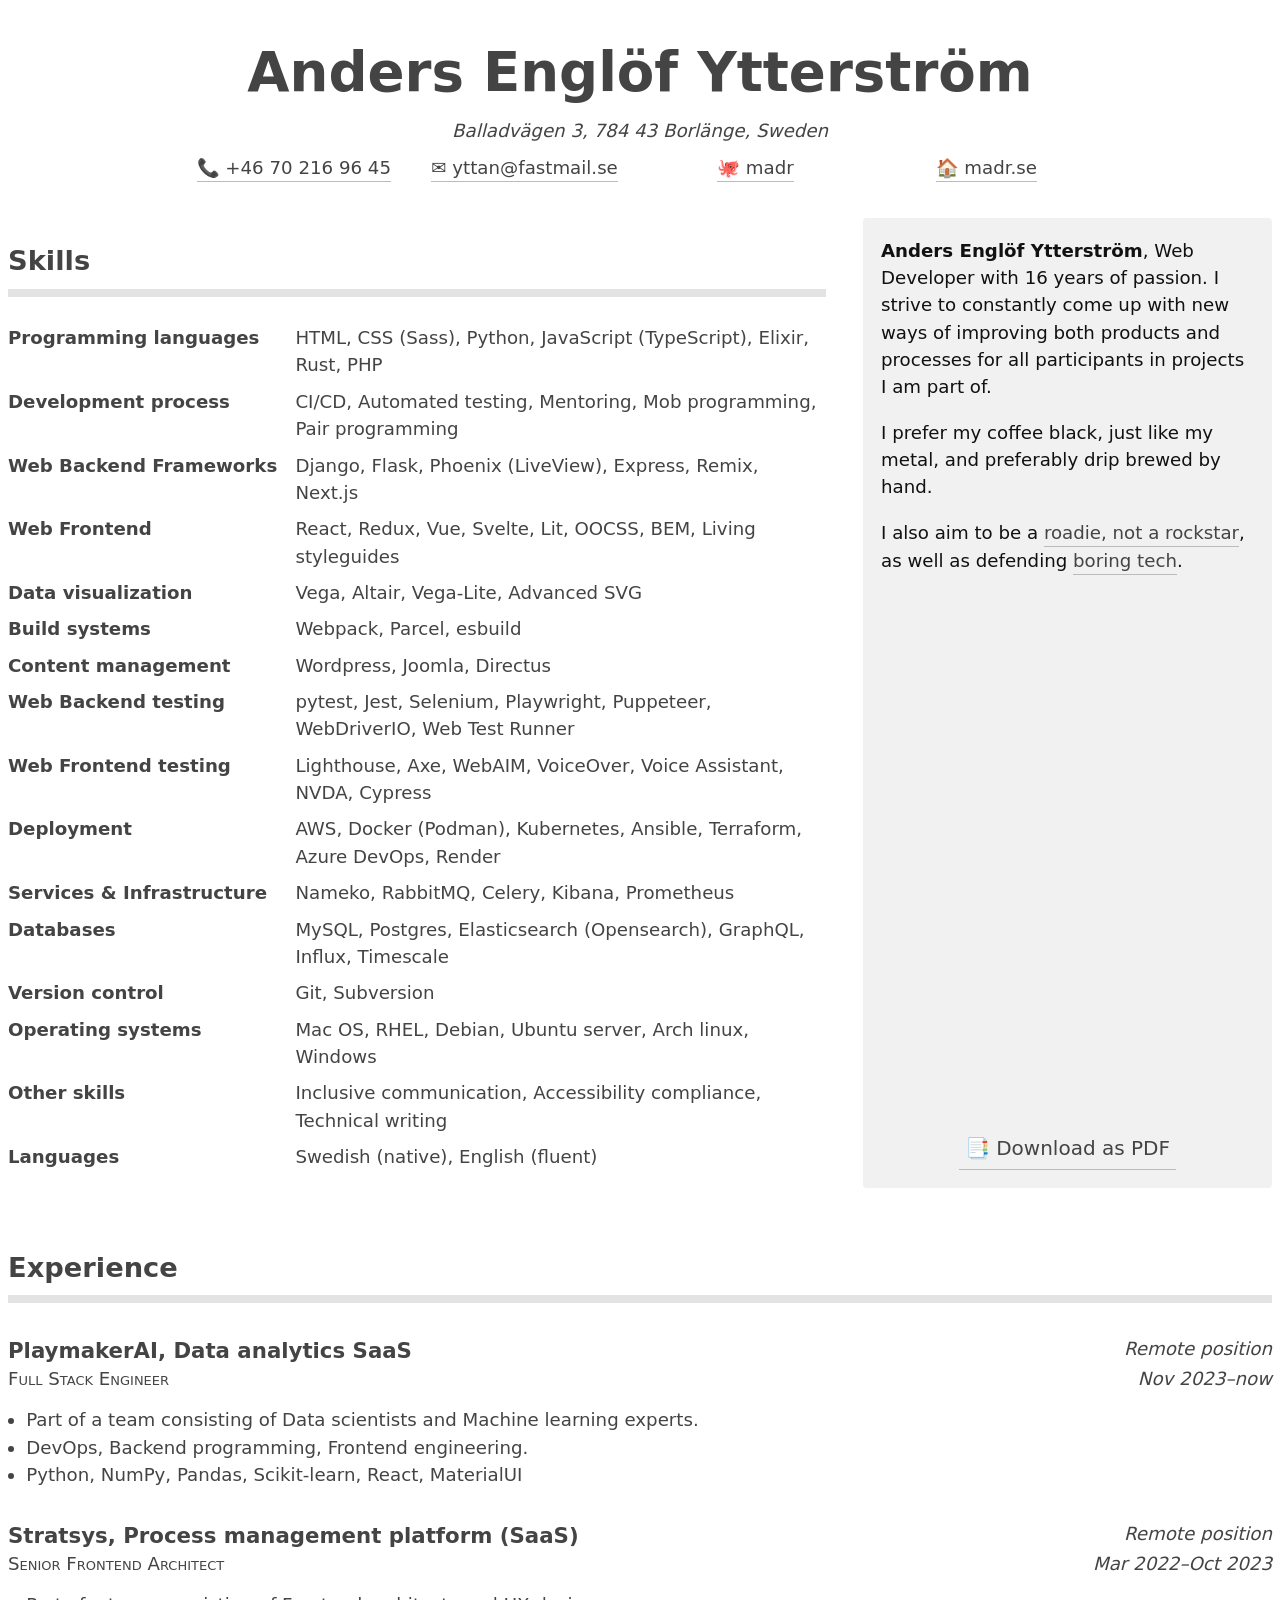
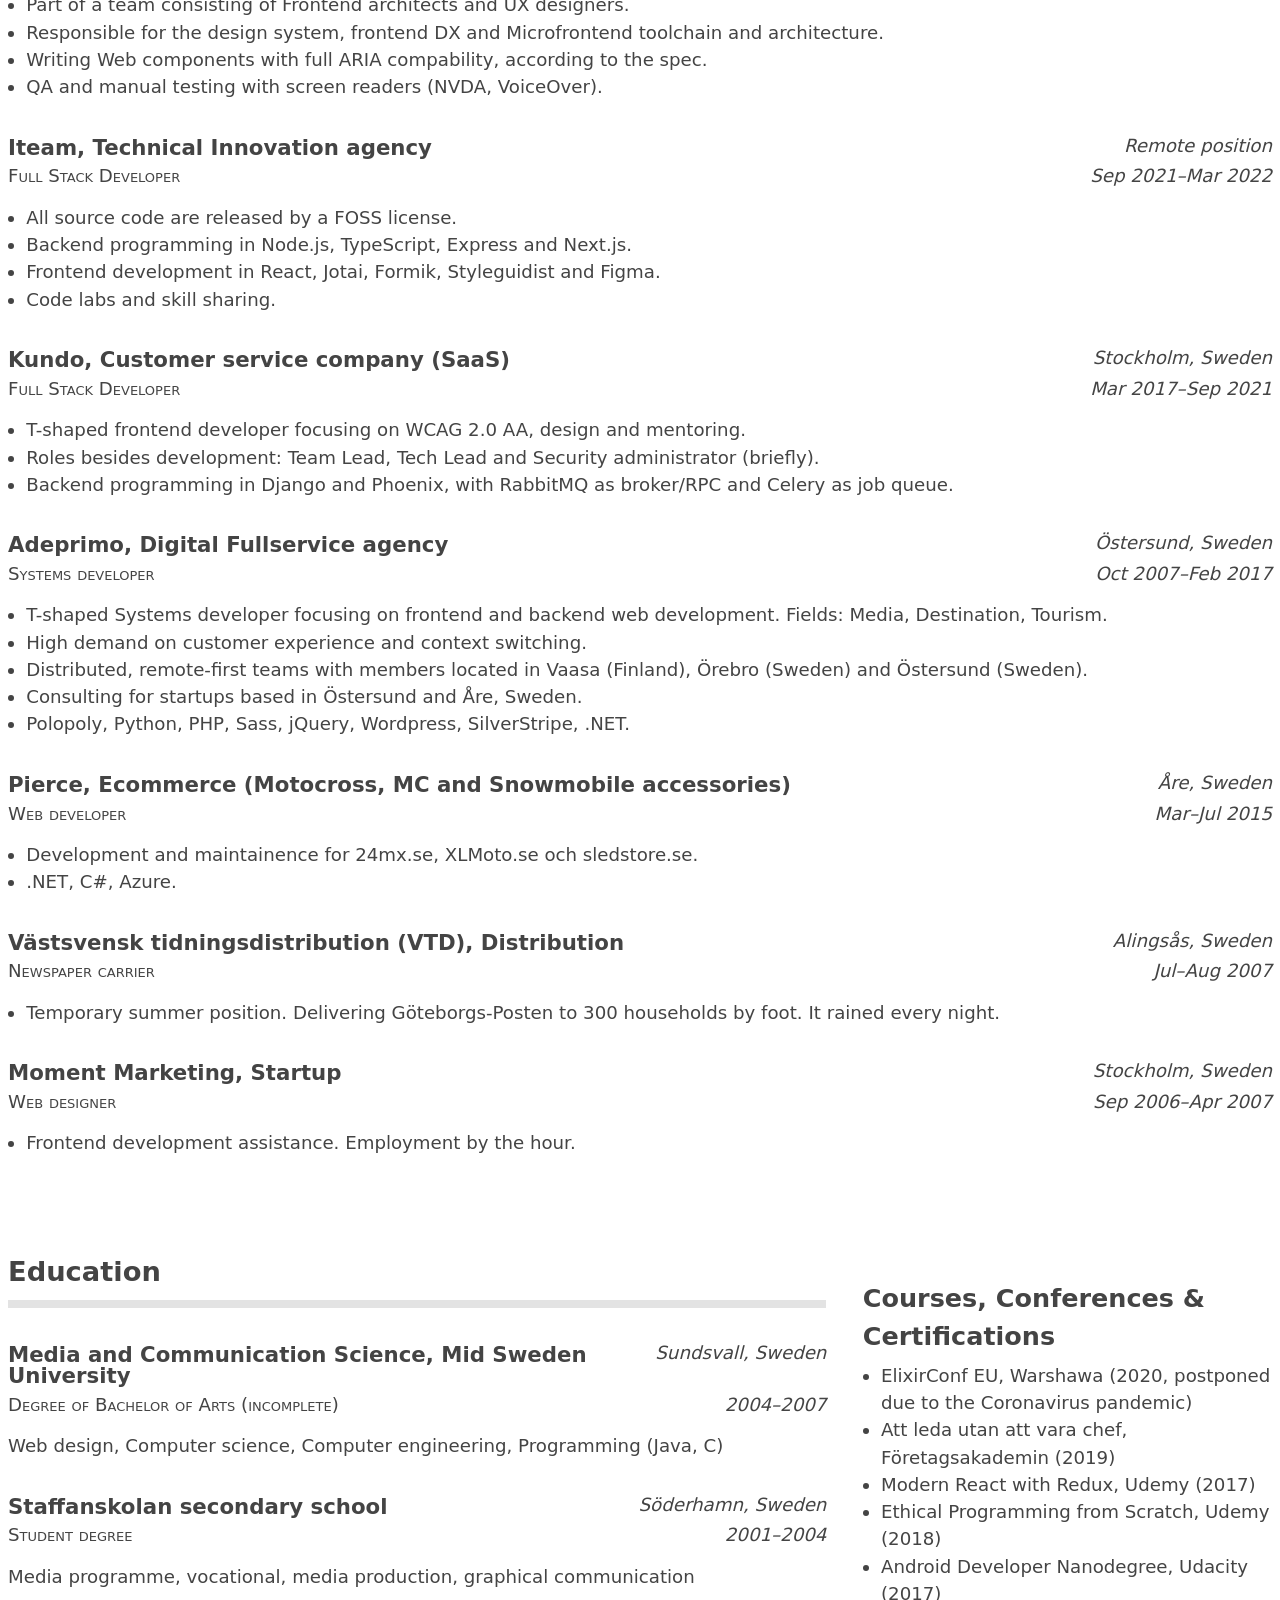
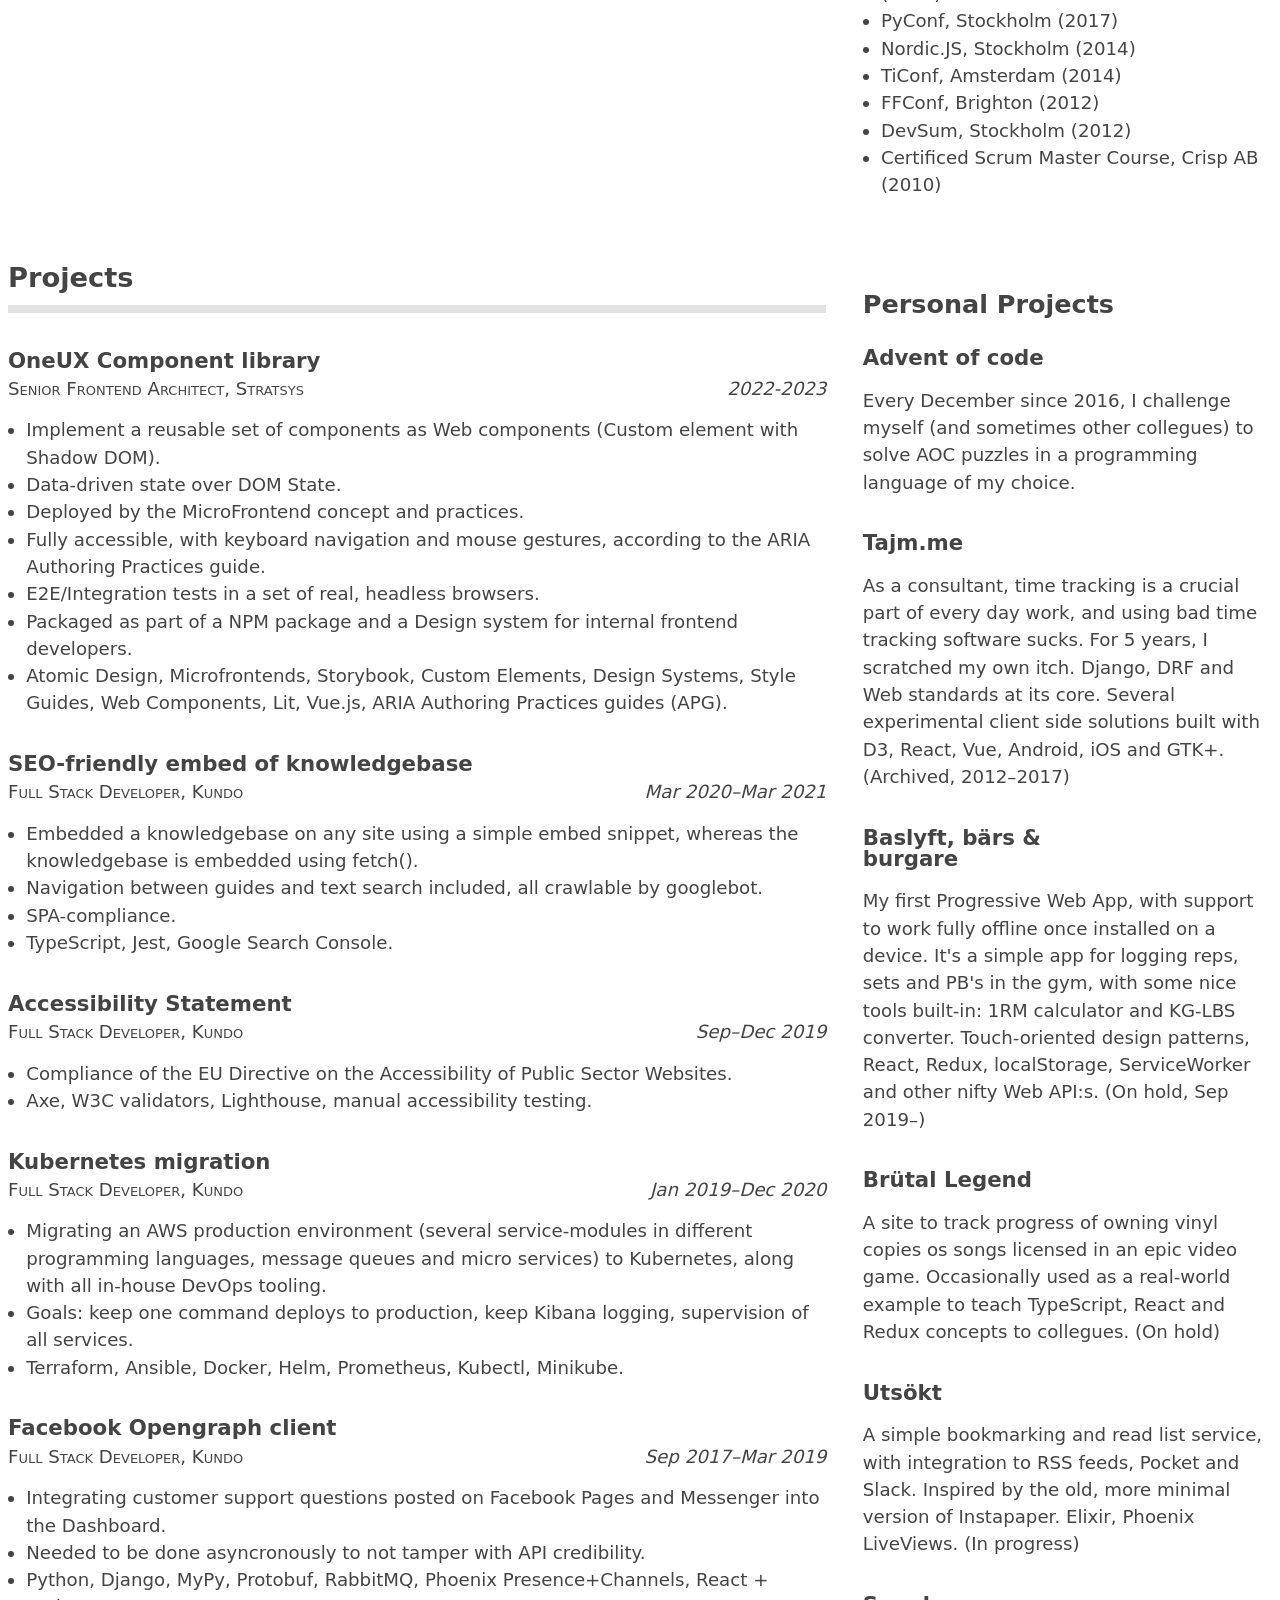
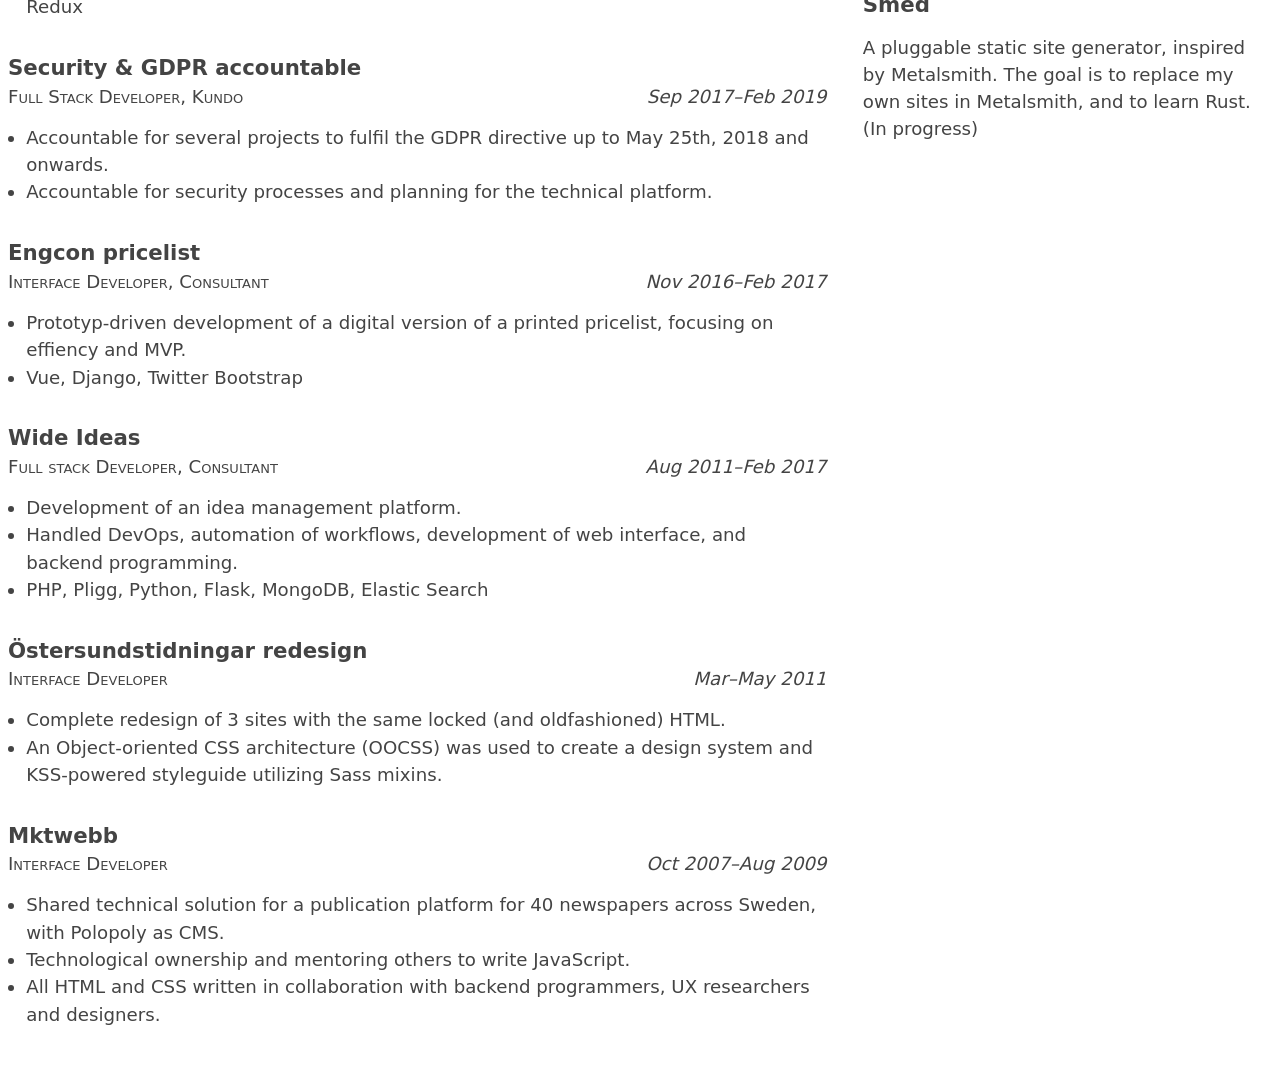
<file: priv/static/cv/anders-englof-ytterstrom.html>
<html lang=en><head><meta charset=UTF-8><title>cv | Anders Englöf Ytterström</title><meta name=viewport content="width=device-width"><meta property=og:title content=""><meta property=og:description content=CV><meta property=og:image content=fixme.jpg><link rel=stylesheet href=./cv.css></head><body><main class=resume><div class=name><header><hgroup><h1>Anders Englöf Ytterström</h1><div role=doc-subtitle></div></hgroup></header><footer class=vcard><address>Balladvägen 3, 784 43 Borlänge, Sweden</address><dl class=contact><dt>Phone:</dt><dd><a href=tel:+46702169645>+46 70 216 96 45</a></dd><dt>Email:</dt><dd><a href=mailto:yttan@fastmail.se>yttan@fastmail.se</a></dd><dt>Github:</dt><dd><a href=https://github.com/madr rel=external title=Github>madr</a></dd><dt>Website:</dt><dd><a href=https://madr.se rel=external title=Website>madr.se</a></dd></dl></footer></div><section class=about><div><p><strong>Anders Englöf Ytterström</strong>, Web Developer with 16 years of passion. I strive to constantly come up with new ways of improving both products and processes for all participants in projects I am part of.</p><p>I prefer my coffee black, just like my metal, and preferably drip brewed by hand.</p><p>I also aim to be a <a href=https://www.linkedin.com/pulse/20140816105034-167544180-you-don-t-want-a-rock-star>roadie, not a rockstar</a>, as well as defending <a href=https://mcfunley.com/choose-boring-technology>boring tech</a>.</p></div><span><a href=./cv-anders-englof-ytterstrom.pdf>Download as PDF</a></span></section><section class=skills><h2>Skills</h2><dl class=skillset><dt>Programming languages</dt><dd>HTML, CSS (Sass), Python, JavaScript (TypeScript), Elixir, Rust, PHP</dd><dt>Development process</dt><dd>CI/CD, Automated testing, Mentoring, Mob programming, Pair programming</dd><dt>Web Backend Frameworks</dt><dd>Django, Flask, Phoenix (LiveView), Express, Remix, Next.js</dd><dt>Web Frontend</dt><dd>React, Redux, Vue, Svelte, Lit, OOCSS, BEM, Living styleguides</dd><dt>Data visualization</dt><dd>Vega, Altair, Vega-Lite, Advanced SVG</dd><dt>Build systems</dt><dd>Webpack, Parcel, esbuild</dd><dt>Content management</dt><dd>Wordpress, Joomla, Directus</dd><dt>Web Backend testing</dt><dd>pytest, Jest, Selenium, Playwright, Puppeteer, WebDriverIO, Web Test Runner</dd><dt>Web Frontend testing</dt><dd>Lighthouse, Axe, WebAIM, VoiceOver, Voice Assistant, NVDA, Cypress</dd><dt>Deployment</dt><dd>AWS, Docker (Podman), Kubernetes, Ansible, Terraform, Azure DevOps, Render</dd><dt>Services &amp; Infrastructure</dt><dd>Nameko, RabbitMQ, Celery, Kibana, Prometheus</dd><dt>Databases</dt><dd>MySQL, Postgres, Elasticsearch (Opensearch), GraphQL, Influx, Timescale</dd><dt>Version control</dt><dd>Git, Subversion</dd><dt>Operating systems</dt><dd>Mac OS, RHEL, Debian, Ubuntu server, Arch linux, Windows</dd><dt>Other skills</dt><dd>Inclusive communication, Accessibility compliance, Technical writing</dd><dt>Languages</dt><dd>Swedish (native), English (fluent)</dd></dl></section><section class=work><h2>Experience</h2><div class=timeline><article class=event><h3 class=event__title>PlaymakerAI, Data analytics SaaS</h3><div class="event__location event__aside">Remote position</div><div class=event__position>Full Stack Engineer</div><div class="event__date event__aside">⁠Nov 2023–now</div><div class=event__content><ul><li>Part of a team consisting of Data scientists and Machine learning experts.</li><li>DevOps, Backend programming, Frontend engineering.</li><li>Python, NumPy, Pandas, Scikit-learn, React, MaterialUI</li></ul></div></article><article class=event><h3 class=event__title>Stratsys, Process management platform (SaaS)</h3><div class="event__location event__aside">Remote position</div><div class=event__position>Senior Frontend Architect</div><div class="event__date event__aside">⁠Mar 2022–Oct 2023</div><div class=event__content><ul><li>Part of a team consisting of Frontend architects and UX designers.</li><li>Responsible for the design system, frontend DX and Microfrontend toolchain and architecture.</li><li>Writing Web components with full ARIA compability, according to the spec.</li><li>QA and manual testing with screen readers (NVDA, VoiceOver).</li></ul></div></article><article class=event><h3 class=event__title>Iteam, Technical Innovation agency</h3><div class="event__location event__aside">Remote position</div><div class=event__position>Full Stack Developer</div><div class="event__date event__aside">⁠Sep 2021–Mar 2022</div><div class=event__content><ul><li>All source code are released by a FOSS license.</li><li>Backend programming in Node.js, TypeScript, Express and Next.js.</li><li>Frontend development in React, Jotai, Formik, Styleguidist and Figma.</li><li>Code labs and skill sharing.</li></ul></div></article><article class=event><h3 class=event__title>Kundo, Customer service company (SaaS)</h3><div class="event__location event__aside">Stockholm, Sweden</div><div class=event__position>Full Stack Developer</div><div class="event__date event__aside">Mar 2017–Sep 2021</div><div class=event__content><ul><li>T-shaped frontend developer focusing on WCAG 2.0 AA, design and mentoring.</li><li>Roles besides development: Team Lead, Tech Lead and Security administrator (briefly).</li><li>Backend programming in Django and Phoenix, with RabbitMQ as broker/RPC and Celery as job queue.</li></ul></div></article><article class=event><h3 class=event__title>Adeprimo, Digital Fullservice agency</h3><div class="event__location event__aside">Östersund, Sweden</div><div class=event__position>Systems developer</div><div class="event__date event__aside">Oct 2007–Feb 2017</div><div class=event__content><ul><li>T-shaped Systems developer focusing on frontend and backend web development. Fields: Media, Destination, Tourism.</li><li>High demand on customer experience and context switching.</li><li>Distributed, remote-first teams with members located in Vaasa (Finland), Örebro (Sweden) and Östersund (Sweden).</li><li>Consulting for startups based in Östersund and Åre, Sweden.</li><li>Polopoly, Python, PHP, Sass, jQuery, Wordpress, SilverStripe, .NET.</li></ul></div></article><article class=event><h3 class=event__title>Pierce, Ecommerce (Motocross, MC and Snowmobile accessories)</h3><div class="event__location event__aside">Åre, Sweden</div><div class=event__position>Web developer</div><div class="event__date event__aside">Mar–Jul 2015</div><div class=event__content><ul><li>Development and maintainence for 24mx.se, XLMoto.se och sledstore.se.</li><li>.NET, C#, Azure.</li></ul></div></article><article class=event><h3 class=event__title>Västsvensk tidningsdistribution (VTD), Distribution</h3><div class="event__location event__aside">Alingsås, Sweden</div><div class=event__position>Newspaper carrier</div><div class="event__date event__aside">Jul–Aug 2007</div><div class=event__content><ul><li>Temporary summer position. Delivering Göteborgs-Posten to 300 households by foot. It rained every night.</li></ul></div></article><article class=event><h3 class=event__title>Moment Marketing, Startup</h3><div class="event__location event__aside">Stockholm, Sweden</div><div class=event__position>Web designer</div><div class="event__date event__aside">Sep 2006–Apr 2007</div><div class=event__content><ul><li>Frontend development assistance. Employment by the hour.</li></ul></div></article></div></section><section class=education><h2>Education</h2><div class=timeline><article class=event><h3 class=event__title>Media and Communication Science, Mid Sweden University</h3><div class="event__location event__aside">Sundsvall, Sweden</div><div class=event__position>Degree of Bachelor of Arts (incomplete)</div><div class="event__date event__aside">2004–2007</div><div class=event__content>Web design, Computer science, Computer engineering, Programming (Java, C)</div></article><article class=event><h3 class=event__title>Staffanskolan secondary school</h3><div class="event__location event__aside">Söderhamn, Sweden</div><div class=event__position>Student degree</div><div class="event__date event__aside">2001–2004</div><div class=event__content>Media programme, vocational, media production, graphical communication</div></article></div></section><section class=projects><h2>Projects</h2><div class=timeline><article class=event><h3 class=event__title>OneUX Component library</h3><i></i><div class=event__position>Senior Frontend Architect, Stratsys</div><div class=event__aside>2022-2023</div><div class=event__content><ul><li>Implement a reusable set of components as Web components (Custom element with Shadow DOM).</li><li>Data-driven state over DOM State.</li><li>Deployed by the MicroFrontend concept and practices.</li><li>Fully accessible, with keyboard navigation and mouse gestures, according to the ARIA Authoring Practices guide.</li><li>E2E/Integration tests in a set of real, headless browsers.</li><li>Packaged as part of a NPM package and a Design system for internal frontend developers.</li><li>Atomic Design, Microfrontends, Storybook, Custom Elements, Design Systems, Style Guides, Web Components, Lit, Vue.js, ARIA Authoring Practices guides (APG).</li></ul></div></article><article class=event><h3 class=event__title>SEO-friendly embed of knowledgebase</h3><i></i><div class=event__position>Full Stack Developer, Kundo</div><div class=event__aside>Mar 2020–Mar 2021</div><div class=event__content><ul><li>Embedded a knowledgebase on any site using a simple embed snippet, whereas the knowledgebase is embedded using fetch().</li><li>Navigation between guides and text search included, all crawlable by googlebot.</li><li>SPA-compliance.</li><li>TypeScript, Jest, Google Search Console.</li></ul></div></article><article class=event><h3 class=event__title>Accessibility Statement</h3><i></i><div class=event__position>Full Stack Developer, Kundo</div><div class=event__aside>Sep–Dec 2019</div><div class=event__content><ul><li>Compliance of the EU Directive on the Accessibility of Public Sector Websites.</li><li>Axe, W3C validators, Lighthouse, manual accessibility testing.</li></ul></div></article><article class=event><h3 class=event__title>Kubernetes migration</h3><i></i><div class=event__position>Full Stack Developer, Kundo</div><div class=event__aside>Jan 2019–Dec 2020</div><div class=event__content><ul><li>Migrating an AWS production environment (several service-modules in different programming languages, message queues and micro services) to Kubernetes, along with all in-house DevOps tooling.</li><li>Goals: keep one command deploys to production, keep Kibana logging, supervision of all services.</li><li>Terraform, Ansible, Docker, Helm, Prometheus, Kubectl, Minikube.</li></ul></div></article><article class=event><h3 class=event__title>Facebook Opengraph client</h3><i></i><div class=event__position>Full Stack Developer, Kundo</div><div class=event__aside>Sep 2017–Mar 2019</div><div class=event__content><ul><li>Integrating customer support questions posted on Facebook Pages and Messenger into the Dashboard.</li><li>Needed to be done asyncronously to not tamper with API credibility.</li><li>Python, Django, MyPy, Protobuf, RabbitMQ, Phoenix Presence+Channels, React + Redux</li></ul></div></article><article class=event><h3 class=event__title>Security &amp; GDPR accountable</h3><i></i><div class=event__position>Full Stack Developer, Kundo</div><div class=event__aside>Sep 2017–Feb 2019</div><div class=event__content><ul><li>Accountable for several projects to fulfil the GDPR directive up to May 25th, 2018 and onwards.</li><li>Accountable for security processes and planning for the technical platform.</li></ul></div></article><article class=event><h3 class=event__title>Engcon pricelist</h3><i></i><div class=event__position>Interface Developer, Consultant</div><div class=event__aside>Nov 2016–Feb 2017</div><div class=event__content><ul><li>Prototyp-driven development of a digital version of a printed pricelist, focusing on effiency and MVP.</li><li>Vue, Django, Twitter Bootstrap</li></ul></div></article><article class=event><h3 class=event__title>Wide Ideas</h3><i></i><div class=event__position>Full stack Developer, Consultant</div><div class=event__aside>Aug 2011–Feb 2017</div><div class=event__content><ul><li>Development of an idea management platform.</li><li>Handled DevOps, automation of workflows, development of web interface, and backend programming.</li><li>PHP, Pligg, Python, Flask, MongoDB, Elastic Search</li></ul></div></article><article class=event><h3 class=event__title>Östersundstidningar redesign</h3><i></i><div class=event__position>Interface Developer</div><div class=event__aside>Mar–May 2011</div><div class=event__content><ul><li>Complete redesign of 3 sites with the same locked (and oldfashioned) HTML.</li><li>An Object-oriented CSS architecture (OOCSS) was used to create a design system and KSS-powered styleguide utilizing Sass mixins.</li></ul></div></article><article class=event><h3 class=event__title>Mktwebb</h3><i></i><div class=event__position>Interface Developer</div><div class=event__aside>Oct 2007–Aug 2009</div><div class=event__content><ul><li>Shared technical solution for a publication platform for 40 newspapers across Sweden, with Polopoly as CMS.</li><li>Technological ownership and mentoring others to write JavaScript.</li><li>All HTML and CSS written in collaboration with backend programmers, UX researchers and designers.</li></ul></div></article></div></section><section class=courses><h2 class=h-aside>Courses, Conferences & Certifications</h2><ul><li>ElixirConf EU, Warshawa (2020, postponed due to the Coronavirus pandemic)</li><li>Att leda utan att vara chef, Företagsakademin (2019)</li><li>Modern React with Redux, Udemy (2017)</li><li>Ethical Programming from Scratch, Udemy (2018)</li><li>Android Developer Nanodegree, Udacity (2017)</li><li>PyConf, Stockholm (2017)</li><li>Nordic.JS, Stockholm (2014)</li><li>TiConf, Amsterdam (2014)</li><li>FFConf, Brighton (2012)</li><li>DevSum, Stockholm (2012)</li><li>Certificed Scrum Master Course, Crisp AB (2010)</li></ul></section><section class=personal><h2 class=h-aside>Personal Projects</h2><div class=timeline><article class="event event--aside"><h3 class=event__title>Advent of code</h3><i></i><div class=event__content><p>Every December since 2016, I challenge myself (and sometimes other collegues) to solve AOC puzzles in a programming language of my choice.</p></div></article><article class="event event--aside"><h3 class=event__title>Tajm.me</h3><i></i><div class=event__content><p>As a consultant, time tracking is a crucial part of every day work, and using bad time tracking software sucks. For 5 years, I scratched my own itch. Django, DRF and Web standards at its core. Several experimental client side solutions built with D3, React, Vue, Android, iOS and GTK+. (Archived, 2012–2017)</p></div></article><article class="event event--aside"><h3 class=event__title>Baslyft, bärs &amp; burgare</h3><i></i><div class=event__content><p>My first Progressive Web App, with support to work fully offline once installed on a device. It&#x27;s a simple app for logging reps, sets and PB&#x27;s in the gym, with some nice tools built-in: 1RM calculator and KG-LBS converter. Touch-oriented design patterns, React, Redux, localStorage, ServiceWorker and other nifty Web API:s. (On hold, Sep 2019–)</p></div></article><article class="event event--aside"><h3 class=event__title>Brütal Legend</h3><i></i><div class=event__content><p>A site to track progress of owning vinyl copies os songs licensed in an epic video game. Occasionally used as a real-world example to teach TypeScript, React and Redux concepts to collegues. (On hold)</p></div></article><article class="event event--aside"><h3 class=event__title>Utsökt</h3><i></i><div class=event__content><p>A simple bookmarking and read list service, with integration to RSS feeds, Pocket and Slack. Inspired by the old, more minimal version of Instapaper. Elixir, Phoenix LiveViews. (In progress)</p></div></article><article class="event event--aside"><h3 class=event__title>Smed</h3><i></i><div class=event__content><p>A pluggable static site generator, inspired by Metalsmith. The goal is to replace my own sites in Metalsmith, and to learn Rust. (In progress)</p></div></article></div></section></main></body></html>
</file>
